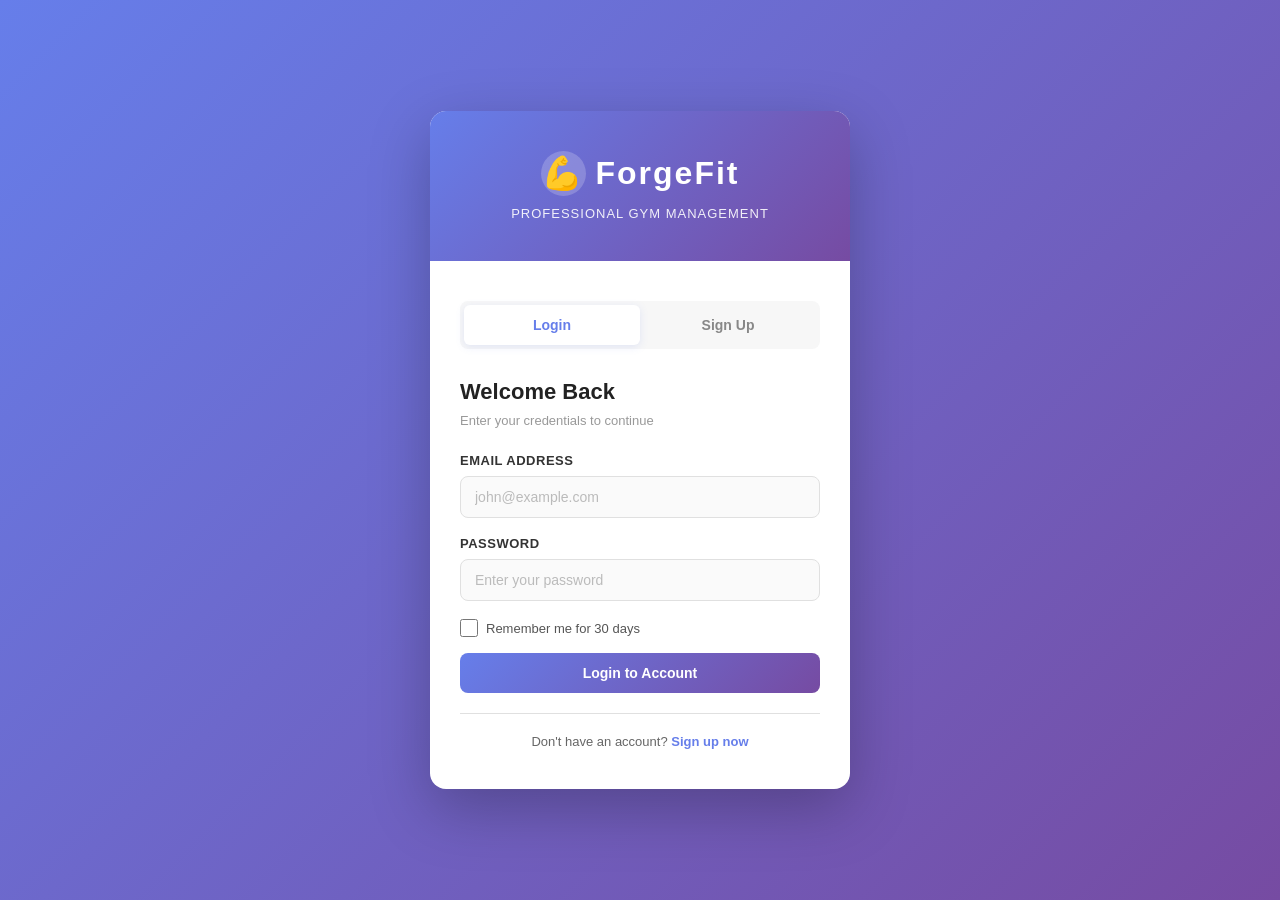
<file: src/main/resources/static/login.html>
<!DOCTYPE html>
<html lang="en">
<head>
    <meta charset="UTF-8">
    <meta name="viewport" content="width=device-width, initial-scale=1.0">
    <meta name="description" content="ForgeFit - Professional Gym Management Login">
    <title>ForgeFit - Login & Registration</title>
    <style>
        * {
            margin: 0;
            padding: 0;
            box-sizing: border-box;
        }

        body {
            font-family: -apple-system, BlinkMacSystemFont, 'Segoe UI', Roboto, 'Helvetica Neue', Arial, sans-serif;
            background: linear-gradient(135deg, #667eea 0%, #764ba2 100%);
            min-height: 100vh;
            display: flex;
            align-items: center;
            justify-content: center;
            padding: 20px;
        }

        .auth-wrapper {
            width: 100%;
            max-width: 420px;
        }

        /* ============================================
           CARD STYLING
           ============================================ */

        .auth-card {
            background: white;
            border-radius: 16px;
            box-shadow: 0 20px 60px rgba(0, 0, 0, 0.25);
            overflow: hidden;
        }

        .card-header {
            background: linear-gradient(135deg, #667eea 0%, #764ba2 100%);
            padding: 40px 30px;
            text-align: center;
            color: white;
        }

        .logo {
            font-size: 32px;
            font-weight: 800;
            letter-spacing: 2px;
            margin-bottom: 10px;
        }

        .logo-icon {
            display: inline-block;
            width: 45px;
            height: 45px;
            background: rgba(255, 255, 255, 0.2);
            border-radius: 50%;
            line-height: 45px;
            margin-right: 10px;
            font-weight: bold;
        }

        .tagline {
            font-size: 13px;
            opacity: 0.9;
            letter-spacing: 1px;
            text-transform: uppercase;
        }

        .card-body {
            padding: 40px 30px;
        }

        /* ============================================
           TAB NAVIGATION
           ============================================ */

        .tab-nav {
            display: flex;
            gap: 0;
            margin-bottom: 30px;
            background: #f7f7f7;
            border-radius: 8px;
            padding: 4px;
        }

        .tab-btn {
            flex: 1;
            padding: 12px 20px;
            border: none;
            background: transparent;
            cursor: pointer;
            font-size: 14px;
            font-weight: 600;
            color: #888;
            transition: all 0.3s ease;
            border-radius: 6px;
        }

        .tab-btn.active {
            background: white;
            color: #667eea;
            box-shadow: 0 2px 8px rgba(102, 126, 234, 0.15);
        }

        .tab-btn:hover:not(.active) {
            color: #666;
        }

        /* ============================================
           FORM SECTIONS
           ============================================ */

        .form-section {
            display: none;
            animation: fadeIn 0.4s ease;
        }

        .form-section.active {
            display: block;
        }

        @keyframes fadeIn {
            from {
                opacity: 0;
                transform: translateY(10px);
            }
            to {
                opacity: 1;
                transform: translateY(0);
            }
        }

        .form-title {
            font-size: 22px;
            font-weight: 700;
            color: #222;
            margin-bottom: 8px;
        }

        .form-subtitle {
            font-size: 13px;
            color: #999;
            margin-bottom: 25px;
        }

        /* ============================================
           FORM ELEMENTS
           ============================================ */

        .form-group {
            margin-bottom: 18px;
        }

        .form-label {
            display: block;
            font-size: 13px;
            font-weight: 600;
            color: #333;
            margin-bottom: 8px;
            text-transform: uppercase;
            letter-spacing: 0.5px;
        }

        .form-input {
            width: 100%;
            padding: 12px 14px;
            border: 1.5px solid #e0e0e0;
            border-radius: 8px;
            font-size: 14px;
            font-family: inherit;
            transition: all 0.3s ease;
            background: #fafafa;
        }

        .form-input:focus {
            outline: none;
            border-color: #667eea;
            background: white;
            box-shadow: 0 0 0 3px rgba(102, 126, 234, 0.08);
        }

        .form-input::placeholder {
            color: #bbb;
        }

        .form-input.error {
            border-color: #e74c3c;
            background: #fff5f5;
        }

        .form-input.error:focus {
            box-shadow: 0 0 0 3px rgba(231, 76, 60, 0.08);
        }

        .error-message {
            font-size: 12px;
            color: #e74c3c;
            margin-top: 5px;
            display: none;
        }

        .error-message.show {
            display: block;
        }

        .password-hint {
            font-size: 11px;
            color: #aaa;
            margin-top: 5px;
            line-height: 1.4;
        }

        /* ============================================
           CHECKBOX & LINKS
           ============================================ */

        .form-checkbox {
            display: flex;
            align-items: center;
            gap: 8px;
            margin-bottom: 16px;
        }

        .form-checkbox input[type="checkbox"] {
            width: 18px;
            height: 18px;
            cursor: pointer;
            accent-color: #667eea;
        }

        .form-checkbox label {
            font-size: 13px;
            color: #555;
            cursor: pointer;
            flex: 1;
        }

        .form-checkbox a {
            color: #667eea;
            text-decoration: none;
            font-weight: 500;
        }

        .form-checkbox a:hover {
            text-decoration: underline;
        }

        /* ============================================
           BUTTONS
           ============================================ */

        .btn-submit {
            width: 100%;
            padding: 12px 20px;
            background: linear-gradient(135deg, #667eea 0%, #764ba2 100%);
            color: white;
            border: none;
            border-radius: 8px;
            font-size: 14px;
            font-weight: 700;
            cursor: pointer;
            transition: all 0.3s ease;
            position: relative;
            overflow: hidden;
        }

        .btn-submit:hover:not(:disabled) {
            transform: translateY(-2px);
            box-shadow: 0 10px 25px rgba(102, 126, 234, 0.35);
        }

        .btn-submit:active:not(:disabled) {
            transform: translateY(0);
        }

        .btn-submit:disabled {
            opacity: 0.65;
            cursor: not-allowed;
        }

        .btn-loading {
            display: none;
            text-align: center;
            padding: 12px 20px;
            color: #667eea;
            font-size: 13px;
            font-weight: 600;
        }

        .spinner {
            display: inline-block;
            width: 14px;
            height: 14px;
            border: 2px solid #f3f3f3;
            border-top: 2px solid #667eea;
            border-radius: 50%;
            animation: spin 0.8s linear infinite;
            margin-right: 8px;
            vertical-align: middle;
        }

        @keyframes spin {
            to { transform: rotate(360deg); }
        }

        /* ============================================
           ALERTS
           ============================================ */

        .alert {
            padding: 12px 14px;
            border-radius: 8px;
            font-size: 13px;
            margin-bottom: 20px;
            display: none;
            animation: slideDown 0.3s ease;
        }

        .alert.show {
            display: block;
        }

        @keyframes slideDown {
            from {
                opacity: 0;
                transform: translateY(-10px);
            }
            to {
                opacity: 1;
                transform: translateY(0);
            }
        }

        .alert-success {
            background: #d4edda;
            color: #155724;
            border: 1px solid #c3e6cb;
        }

        .alert-error {
            background: #f8d7da;
            color: #721c24;
            border: 1px solid #f5c6cb;
        }

        /* ============================================
           TOGGLE SECTION
           ============================================ */

        .form-footer {
            text-align: center;
            margin-top: 20px;
            padding-top: 20px;
            border-top: 1px solid #e0e0e0;
        }

        .form-footer p {
            font-size: 13px;
            color: #666;
            margin: 0;
        }

        .form-footer a {
            color: #667eea;
            text-decoration: none;
            font-weight: 600;
            cursor: pointer;
        }

        .form-footer a:hover {
            text-decoration: underline;
        }

        /* ============================================
           RESPONSIVE
           ============================================ */

        @media (max-width: 480px) {
            .auth-wrapper {
                max-width: 100%;
            }

            .card-header {
                padding: 30px 20px;
            }

            .card-body {
                padding: 30px 20px;
            }

            .form-title {
                font-size: 18px;
            }

            .tab-btn {
                padding: 10px 16px;
                font-size: 13px;
            }
        }
    </style>
</head>
<body>
    <div class="auth-wrapper">
        <div class="auth-card">
            <!-- Header -->
            <div class="card-header">
                <div class="logo">
                    <span class="logo-icon">💪</span>ForgeFit
                </div>
                <div class="tagline">Professional Gym Management</div>
            </div>

            <!-- Body -->
            <div class="card-body">
                <!-- Tab Navigation -->
                <div class="tab-nav">
                    <button class="tab-btn active" data-tab="login">Login</button>
                    <button class="tab-btn" data-tab="signup">Sign Up</button>
                </div>

                <!-- ========================================
                     LOGIN SECTION
                     ======================================== -->
                <div class="form-section active" id="login-section">
                    <h2 class="form-title">Welcome Back</h2>
                    <p class="form-subtitle">Enter your credentials to continue</p>

                    <div class="alert alert-success" id="login-success"></div>
                    <div class="alert alert-error" id="login-error"></div>

                    <form id="login-form" novalidate>
                        <!-- Email -->
                        <div class="form-group">
                            <label class="form-label" for="login-email">Email Address</label>
                            <input
                                type="email"
                                id="login-email"
                                class="form-input"
                                placeholder="john@example.com"
                                required
                                autocomplete="email"
                            />
                            <div class="error-message" id="login-email-error"></div>
                        </div>

                        <!-- Password -->
                        <div class="form-group">
                            <label class="form-label" for="login-password">Password</label>
                            <input
                                type="password"
                                id="login-password"
                                class="form-input"
                                placeholder="Enter your password"
                                required
                                autocomplete="current-password"
                            />
                            <div class="error-message" id="login-password-error"></div>
                        </div>

                        <!-- Remember Me -->
                        <div class="form-checkbox">
                            <input type="checkbox" id="remember-me" />
                            <label for="remember-me">Remember me for 30 days</label>
                        </div>

                        <!-- Submit Button -->
                        <button type="submit" class="btn-submit" id="login-btn">
                            Login to Account
                        </button>
                        <div class="btn-loading" id="login-loading">
                            <span class="spinner"></span>Logging in...
                        </div>
                    </form>

                    <!-- Footer -->
                    <div class="form-footer">
                        <p>Don't have an account? <a class="switch-tab" data-tab="signup">Sign up now</a></p>
                    </div>
                </div>

                <!-- ========================================
                     SIGNUP SECTION
                     ======================================== -->
                <div class="form-section" id="signup-section">
                    <h2 class="form-title">Create Account</h2>
                    <p class="form-subtitle">Join ForgeFit and start your fitness journey</p>

                    <div class="alert alert-success" id="signup-success"></div>
                    <div class="alert alert-error" id="signup-error"></div>

                    <form id="signup-form" novalidate>
                        <!-- Full Name -->
                        <div class="form-group">
                            <label class="form-label" for="signup-name">Full Name</label>
                            <input
                                type="text"
                                id="signup-name"
                                class="form-input"
                                placeholder="John Doe"
                                required
                                maxlength="100"
                                autocomplete="name"
                            />
                            <div class="error-message" id="signup-name-error"></div>
                        </div>

                        <!-- Email -->
                        <div class="form-group">
                            <label class="form-label" for="signup-email">Email Address</label>
                            <input
                                type="email"
                                id="signup-email"
                                class="form-input"
                                placeholder="john@example.com"
                                required
                                maxlength="254"
                                autocomplete="email"
                            />
                            <div class="error-message" id="signup-email-error"></div>
                        </div>

                        <!-- Password -->
                        <div class="form-group">
                            <label class="form-label" for="signup-password">Password</label>
                            <input
                                type="password"
                                id="signup-password"
                                class="form-input"
                                placeholder="Create a strong password"
                                required
                                maxlength="128"
                                autocomplete="new-password"
                            />
                            <div class="error-message" id="signup-password-error"></div>
                            <div class="password-hint">
                                8+ characters, uppercase, lowercase, number & special character (!@#$%^&*)
                            </div>
                        </div>

                        <!-- Confirm Password -->
                        <div class="form-group">
                            <label class="form-label" for="signup-confirm">Confirm Password</label>
                            <input
                                type="password"
                                id="signup-confirm"
                                class="form-input"
                                placeholder="Confirm your password"
                                required
                                maxlength="128"
                                autocomplete="new-password"
                            />
                            <div class="error-message" id="signup-confirm-error"></div>
                        </div>

                        <!-- Terms -->
                        <div class="form-checkbox">
                            <input type="checkbox" id="terms-agree" required />
                            <label for="terms-agree">
                                I agree to the <a href="#" target="_blank">Terms of Service</a>
                            </label>
                        </div>
                        <div class="error-message" id="terms-error"></div>

                        <!-- Submit Button -->
                        <button type="submit" class="btn-submit" id="signup-btn">
                            Create Account
                        </button>
                        <div class="btn-loading" id="signup-loading">
                            <span class="spinner"></span>Creating account...
                        </div>
                    </form>

                    <!-- Footer -->
                    <div class="form-footer">
                        <p>Already have an account? <a class="switch-tab" data-tab="login">Login here</a></p>
                    </div>
                </div>
            </div>
        </div>
    </div>

    <script>
        // ============================================
        // TAB SWITCHING
        // ============================================
        document.querySelectorAll('.tab-btn, .switch-tab').forEach(btn => {
            btn.addEventListener('click', (e) => {
                e.preventDefault();
                const tab = btn.getAttribute('data-tab');
                switchTab(tab);
            });
        });

        function switchTab(tab) {
            // Hide all sections
            document.querySelectorAll('.form-section').forEach(section => {
                section.classList.remove('active');
            });
            document.querySelectorAll('.tab-btn').forEach(btn => {
                btn.classList.remove('active');
            });

            // Show active section
            document.getElementById(`${tab}-section`).classList.add('active');
            document.querySelector(`[data-tab="${tab}"]`).classList.add('active');
        }

        // ============================================
        // LOGIN FORM
        // ============================================
        document.getElementById('login-form').addEventListener('submit', async (e) => {
            e.preventDefault();
            
            const email = document.getElementById('login-email').value.trim();
            const password = document.getElementById('login-password').value;

            // Clear previous errors
            clearFormErrors('login');

            // Validate
            if (!email) {
                showFieldError('login-email', 'Email is required');
                return;
            }
            if (!password) {
                showFieldError('login-password', 'Password is required');
                return;
            }

            // Submit
            submitLoginForm(email, password);
        });

        async function submitLoginForm(email, password) {
            const btn = document.getElementById('login-btn');
            const loading = document.getElementById('login-loading');
            const successAlert = document.getElementById('login-success');
            const errorAlert = document.getElementById('login-error');

            btn.style.display = 'none';
            loading.style.display = 'block';

            try {
                const response = await fetch('/api/auth/login', {
                    method: 'POST',
                    headers: { 'Content-Type': 'application/json' },
                    body: JSON.stringify({ email, password })
                });

                const data = await response.json();

                if (response.ok) {
                    // Store user data in localStorage
                    const userData = {
                        fullName: data.fullName,
                        email: data.email,
                        role: data.role
                    };
                    localStorage.setItem('forgefit_user', JSON.stringify(userData));
                    
                    successAlert.textContent = '✓ Login successful! Redirecting...';
                    successAlert.classList.add('show');
                    setTimeout(() => {
                        window.location.href = '/dashboard.html';
                    }, 1500);
                } else {
                    showFormError('login', data.message || 'Login failed');
                }
            } catch (error) {
                showFormError('login', 'Network error. Please try again.');
            } finally {
                btn.style.display = 'block';
                loading.style.display = 'none';
            }
        }

        // ============================================
        // SIGNUP FORM
        // ============================================
        document.getElementById('signup-form').addEventListener('submit', async (e) => {
            e.preventDefault();

            const name = document.getElementById('signup-name').value.trim();
            const email = document.getElementById('signup-email').value.trim();
            const password = document.getElementById('signup-password').value;
            const confirm = document.getElementById('signup-confirm').value;
            const terms = document.getElementById('terms-agree').checked;

            clearFormErrors('signup');

            // Validate
            if (!name) {
                showFieldError('signup-name', 'Full name is required');
                return;
            }
            if (name.length > 100) {
                showFieldError('signup-name', 'Name must be 100 characters or less');
                return;
            }
            if (!email) {
                showFieldError('signup-email', 'Email is required');
                return;
            }
            if (!password) {
                showFieldError('signup-password', 'Password is required');
                return;
            }
            if (!validatePassword(password)) {
                showFieldError('signup-password', 'Password must contain 8+ chars, uppercase, lowercase, number, special char');
                return;
            }
            if (password !== confirm) {
                showFieldError('signup-confirm', 'Passwords do not match');
                return;
            }
            if (!terms) {
                showFieldError('terms', 'You must accept the terms');
                return;
            }

            submitSignupForm(name, email, password);
        });

        function validatePassword(password) {
            if (!password || password.length < 8 || password.length > 128) return false;
            if (!/[A-Z]/.test(password)) return false;
            if (!/[a-z]/.test(password)) return false;
            if (!/[0-9]/.test(password)) return false;
            if (!/[!@#$%^&*()_+\-=\[\]{};':"\\|,.<>/?]/.test(password)) return false;
            return true;
        }

        async function submitSignupForm(name, email, password) {
            const btn = document.getElementById('signup-btn');
            const loading = document.getElementById('signup-loading');
            const successAlert = document.getElementById('signup-success');
            const errorAlert = document.getElementById('signup-error');

            btn.style.display = 'none';
            loading.style.display = 'block';

            try {
                const response = await fetch('/api/auth/register', {
                    method: 'POST',
                    headers: { 'Content-Type': 'application/json' },
                    body: JSON.stringify({ fullName: name, email, password })
                });

                const data = await response.json();

                if (response.ok) {
                    successAlert.textContent = '✓ Account created! Redirecting to login...';
                    successAlert.classList.add('show');
                    setTimeout(() => {
                        switchTab('login');
                        document.getElementById('login-email').value = email;
                        document.getElementById('login-password').value = '';
                        document.getElementById('signup-form').reset();
                        successAlert.classList.remove('show');
                    }, 1500);
                } else {
                    showFormError('signup', data.message || 'Registration failed');
                }
            } catch (error) {
                showFormError('signup', 'Network error. Please try again.');
            } finally {
                btn.style.display = 'block';
                loading.style.display = 'none';
            }
        }

        // ============================================
        // HELPER FUNCTIONS
        // ============================================

        function showFieldError(fieldId, message) {
            const field = document.getElementById(fieldId);
            const errorEl = document.getElementById(`${fieldId}-error`);
            
            field.classList.add('error');
            errorEl.textContent = message;
            errorEl.classList.add('show');
        }

        function showFormError(form, message) {
            const errorAlert = document.getElementById(`${form}-error`);
            errorAlert.textContent = '✗ ' + message;
            errorAlert.classList.add('show');
        }

        function clearFormErrors(form) {
            document.querySelectorAll(`#${form}-section .form-input`).forEach(input => {
                input.classList.remove('error');
            });
            document.querySelectorAll(`#${form}-section .error-message`).forEach(msg => {
                msg.classList.remove('show');
            });
            document.getElementById(`${form}-error`).classList.remove('show');
            document.getElementById(`${form}-success`).classList.remove('show');
        }

        // Clear errors on input
        document.querySelectorAll('.form-input').forEach(input => {
            input.addEventListener('input', () => {
                input.classList.remove('error');
                const errorId = input.id + '-error';
                const errorEl = document.getElementById(errorId);
                if (errorEl) errorEl.classList.remove('show');
            });
        });
    </script>
</body>
</html>
</file>
